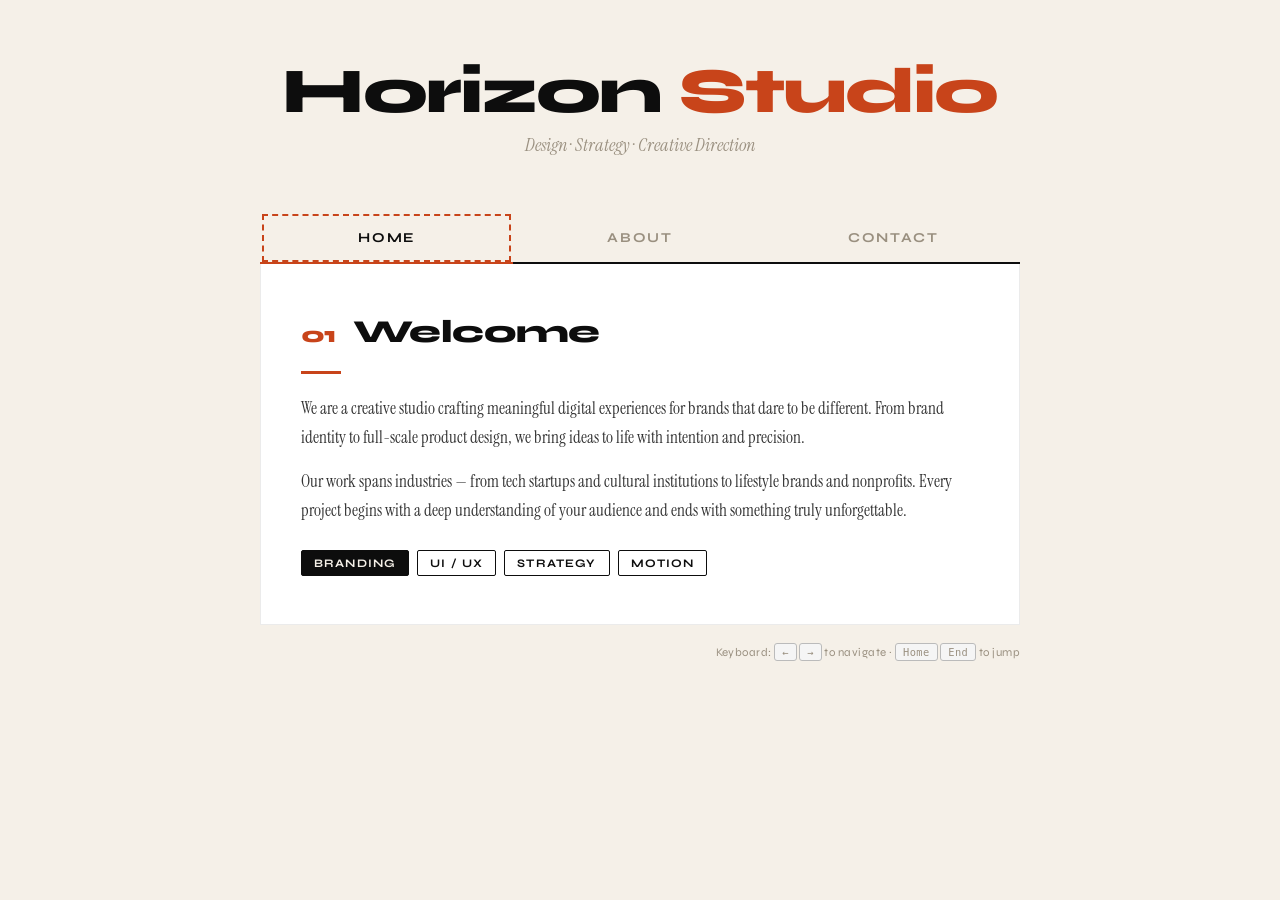
<file: Q10/index.html>
<!DOCTYPE html>
<html lang="en">
<head>
  <meta charset="UTF-8" />
  <meta name="viewport" content="width=device-width, initial-scale=1.0"/>
  <title>Horizon Studio</title>

 
  <link rel="stylesheet" href="styles.css" />
</head>
<body>


  <header class="page-header">
    <h1>Horizon <span>Studio</span></h1>
    <p>Design · Strategy · Creative Direction</p>
  </header>

  <div class="tabs-widget" id="demo-tabs">


    <ul class="tab-list" role="tablist">
      <li>
        <button
          role="tab"
          id="btn-home"
          data-target="#tab-home"
          aria-controls="tab-home"
          aria-selected="false">
          Home
        </button>
      </li>
      <li>
        <button
          role="tab"
          id="btn-about"
          data-target="#tab-about"
          aria-controls="tab-about"
          aria-selected="false">
          About
        </button>
      </li>
      <li>
        <button
          role="tab"
          id="btn-contact"
          data-target="#tab-contact"
          aria-controls="tab-contact"
          aria-selected="false">
          Contact
        </button>
      </li>
    </ul>

 
    <div class="tab-panels">

     
      <div class="tab-panel" id="tab-home" role="tabpanel" aria-labelledby="btn-home">
        <h2><span class="num">01</span> Welcome</h2>
        <div class="divider"></div>
        <p>
          We are a creative studio crafting meaningful digital experiences for brands
          that dare to be different. From brand identity to full-scale product design,
          we bring ideas to life with intention and precision.
        </p>
        <p>
          Our work spans industries — from tech startups and cultural institutions to
          lifestyle brands and nonprofits. Every project begins with a deep understanding
          of your audience and ends with something truly unforgettable.
        </p>
        <div class="tag-row">
          <span class="tag filled">Branding</span>
          <span class="tag">UI / UX</span>
          <span class="tag">Strategy</span>
          <span class="tag">Motion</span>
        </div>
      </div>

    
      <div class="tab-panel" id="tab-about" role="tabpanel" aria-labelledby="btn-about">
        <h2><span class="num">02</span> About Us</h2>
        <div class="divider"></div>
        <p>
          Founded in 2018, Horizon Studio was built on the belief that great design
          is not just how something looks — it's how it works, how it feels, and the
          story it tells. We are a small, focused team of designers, strategists, and
          storytellers based in Lisbon, Portugal.
        </p>
        <p>
          We believe in slow work and fast results. Every decision we make is deliberate.
          We take on a limited number of projects each year so we can give each one the
          full weight of our attention. Quality over volume, always.
        </p>
        <div class="tag-row">
          <span class="tag filled">Est. 2018</span>
          <span class="tag">Lisbon, PT</span>
          <span class="tag">8 People</span>
        </div>
      </div>

    
      <div class="tab-panel" id="tab-contact" role="tabpanel" aria-labelledby="btn-contact">
        <h2><span class="num">03</span> Get in Touch</h2>
        <div class="divider"></div>
        <p>
          Have a project in mind? We'd love to hear about it. Whether you're a startup
          looking to launch or an established brand ready for a refresh, we're here to help
          you figure out the right next step.
        </p>
        <p>
          Reach us at <strong>hello@horizonstudio.co</strong> or fill out the form on our
          website. We typically respond within one business day. We're also happy to jump
          on a quick call to see if we're a good fit before anything else.
        </p>
        <div class="tag-row">
          <span class="tag filled">Let's Talk</span>
          <span class="tag">hello@horizonstudio.co</span>
        </div>
      </div>

    </div>

    <p class="kb-hint">
      Keyboard: <kbd>←</kbd> <kbd>→</kbd> to navigate · <kbd>Home</kbd> <kbd>End</kbd> to jump
    </p>

  </div>

  <script src="https://cdnjs.cloudflare.com/ajax/libs/jquery/3.7.1/jquery.min.js"></script>

  <script src="tabs-plugin.js"></script>

</body>
</html>
</file>
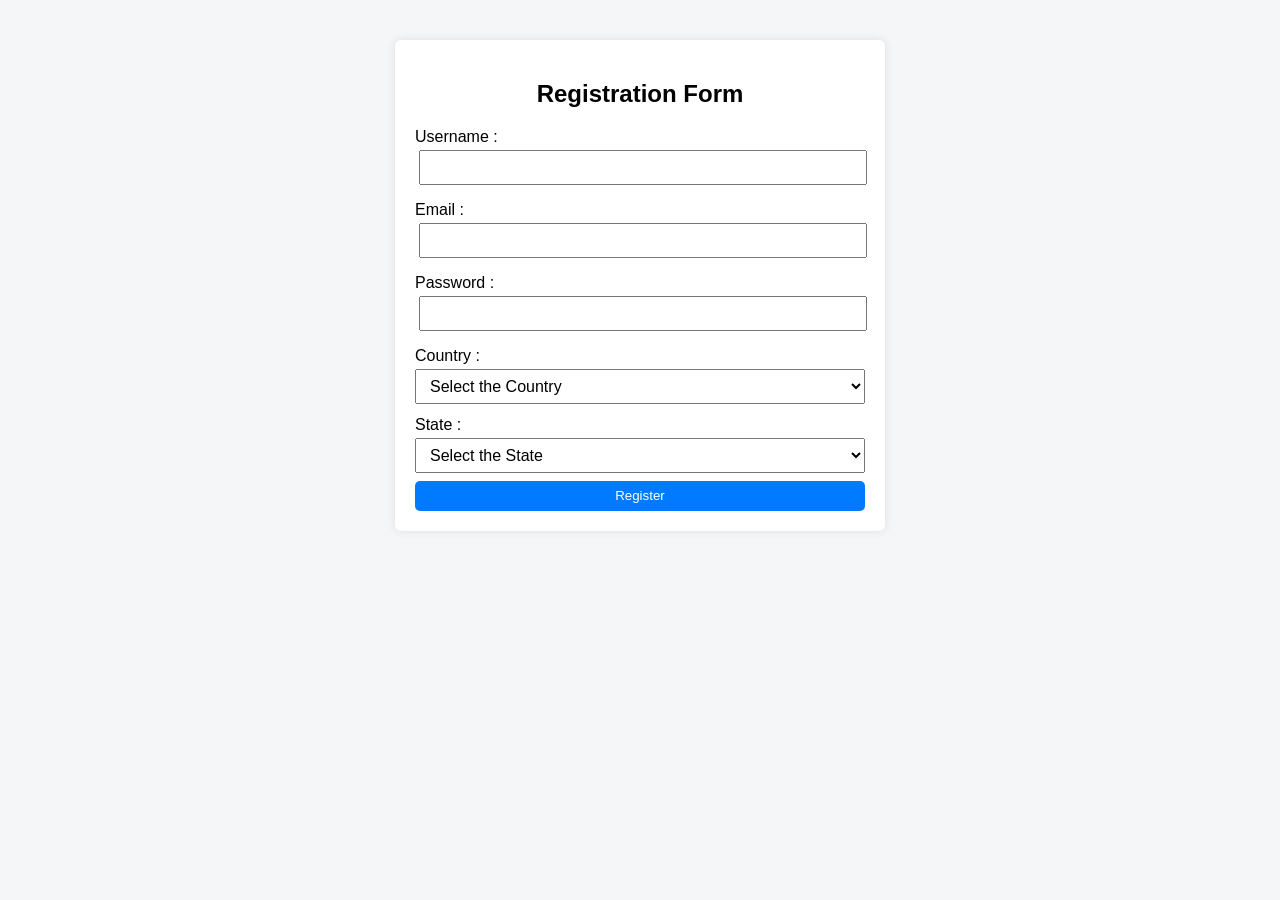
<file: Q9/index.html>
<!doctype html>
<html lang="en">
  <head>
    <meta charset="UTF-8" />
    <meta name="viewport" content="width=device-width, initial-scale=1.0" />
    <title>Document</title>
    <link rel="stylesheet" href="style.css">
  </head>
  <body>
    <div class="container">
      <h2>Registration Form</h2>

      <form action="" id="registration">

        <label for="username">Username : </label>
        <input type="text" id="username" name="username" autocomplete="username"  required/>
        <span class="error" id="usernameError"></span>

        <label for="email">Email : </label>
        <input type="email" name="email" id="email" autocomplete="email" required/>
        <span class="error" id="emailError"></span>

        <label for="password">Password : </label>
        <input type="password" name="password" id="password" autocomplete="new-password" required/>
        <span class="error" id="passwordError"></span>

        <label for="country">Country : </label>
        <select name="country" id="country" class="select" autocomplete="country" required>
            <option value="">Select the Country</option>
        </select>

        <label for="state">State : </label>
        <select name="state" id="state" class="select" autocomplete="stat" required>
            <option value="">Select the State</option>
        </select>

        <button id="register">Register</button>
      </form>

    </div>
    <script src="https://cdnjs.cloudflare.com/ajax/libs/jquery/3.7.1/jquery.min.js" integrity="sha512-v2CJ7UaYy4JwqLDIrZUI/4hqeoQieOmAZNXBeQyjo21dadnwR+8ZaIJVT8EE2iyI61OV8e6M8PP2/4hpQINQ/g==" crossorigin="anonymous" referrerpolicy="no-referrer"></script>
    <script src="index.js"></script>
  </body>
</html>
</file>
<file: Q10/styles.css>
@import url('https://fonts.googleapis.com/css2?family=Syne:wght@400;700;800&family=Instrument+Serif:ital@0;1&display=swap');

/* ── Reset & Variables ── */
*, *::before, *::after {
  box-sizing: border-box;
  margin: 0;
  padding: 0;
}

:root {
  --ink:    #0d0d0d;
  --paper:  #f5f0e8;
  --accent: #c8441a;
  --muted:  #9a9080;
  --tab-h:  52px;
}

/* ── Base ── */
body {
  background: var(--paper);
  color: var(--ink);
  font-family: 'Instrument Serif', Georgia, serif;
  min-height: 100vh;
  display: flex;
  flex-direction: column;
  align-items: center;
  justify-content: flex-start;
  padding: 60px 20px 80px;
}

/* ── Page Header ── */
.page-header {
  text-align: center;
  margin-bottom: 56px;
}
.page-header h1 {
  font-family: 'Syne', sans-serif;
  font-weight: 800;
  font-size: clamp(2.4rem, 5vw, 4rem);
  letter-spacing: -0.03em;
  line-height: 1;
}
.page-header h1 span { color: var(--accent); }
.page-header p {
  font-size: 1.1rem;
  color: var(--muted);
  margin-top: 10px;
  font-style: italic;
}

/* ── Tabs Widget Wrapper ── */
.tabs-widget {
  width: 100%;
  max-width: 760px;
}

/* ── Tab List ── */
.tab-list {
  display: flex;
  list-style: none;
  border-bottom: 2px solid var(--ink);
}

.tab-list li { flex: 1; }

.tab-list button {
  width: 100%;
  height: var(--tab-h);
  background: none;
  border: none;
  border-bottom: 2px solid transparent;
  margin-bottom: -2px;
  font-family: 'Syne', sans-serif;
  font-weight: 700;
  font-size: 0.85rem;
  letter-spacing: 0.12em;
  text-transform: uppercase;
  color: var(--muted);
  cursor: pointer;
  transition: color 0.2s, background 0.2s;
  position: relative;
  outline: none;
}

.tab-list button:hover {
  color: var(--ink);
  background: rgba(0, 0, 0, 0.03);
}

.tab-list button:focus-visible {
  outline: 2px dashed var(--accent);
  outline-offset: -4px;
}

/* Active tab */
.tab-list button.is-active {
  color: var(--ink);
  border-bottom-color: var(--accent);
}
.tab-list button.is-active::after {
  content: '';
  position: absolute;
  bottom: -6px;
  left: 50%;
  transform: translateX(-50%);
  width: 6px;
  height: 6px;
  border-radius: 50%;
  background: var(--accent);
}

/* ── Tab Panels ── */
.tab-panels {
  position: relative;
  overflow: hidden;
}

.tab-panel {
  display: none;
  padding: 48px 40px;
  background: #fff;
  border: 1px solid rgba(0, 0, 0, 0.08);
  border-top: none;
}

/* Panel Typography */
.tab-panel h2 {
  font-family: 'Syne', sans-serif;
  font-weight: 800;
  font-size: 2rem;
  letter-spacing: -0.02em;
  margin-bottom: 16px;
}
.tab-panel h2 .num {
  font-size: 0.7em;
  color: var(--accent);
  margin-right: 8px;
}

.tab-panel p {
  line-height: 1.75;
  font-size: 1.05rem;
  color: #333;
  margin-bottom: 14px;
}
.tab-panel p:last-child { margin-bottom: 0; }

/* Tag row */
.tag-row {
  display: flex;
  flex-wrap: wrap;
  gap: 8px;
  margin-top: 24px;
}
.tag {
  font-family: 'Syne', sans-serif;
  font-size: 0.72rem;
  font-weight: 700;
  letter-spacing: 0.1em;
  text-transform: uppercase;
  padding: 5px 12px;
  border: 1.5px solid var(--ink);
  border-radius: 2px;
}
.tag.filled {
  background: var(--ink);
  color: var(--paper);
}

/* Divider */
.divider {
  width: 40px;
  height: 3px;
  background: var(--accent);
  margin: 20px 0;
}

/* Hash hint */
.hash-hint {
  margin-top: 28px;
  font-family: 'Syne', sans-serif;
  font-size: 0.75rem;
  color: var(--muted);
  letter-spacing: 0.06em;
}
.hash-hint code {
  background: #eee;
  padding: 2px 6px;
  border-radius: 2px;
  font-size: 0.9em;
}

/* Keyboard hint */
.kb-hint {
  margin-top: 18px;
  font-family: 'Syne', sans-serif;
  font-size: 0.72rem;
  color: var(--muted);
  text-align: right;
  letter-spacing: 0.04em;
}
.kb-hint kbd {
  display: inline-block;
  padding: 2px 7px;
  border: 1px solid #bbb;
  border-radius: 3px;
  background: #f5f5f5;
  font-size: 0.9em;
}

/* ── Responsive ── */
@media (max-width: 520px) {
  .tab-panel { padding: 32px 22px; }
}
</file>
<file: Q9/style.css>
body {
  font-family: Arial, sans-serif;
  background: #f4f6f8;
}

.container {
    width: 450px;
    margin: 40px auto;
    padding: 20px;
    background-color: #fff;
    border-radius: 6px;
    box-shadow: 0 0 10px rgba(0, 0, 0, 0.1);
}

label {
    display: block;
    margin-top: 12px;
}

h2 {
    text-align: center;
}

input {
    width: 95%;
    padding: 8px;
    margin: 4px;
}

.error {
    color: red;
    font-size: 13px;
}

.select {
    margin-top: 4px;
    width: 100%;
    height: 35px;        
    font-size: 16px;
    /* font-weight: bold; */
    padding-left: 10px;
}

#register {
    width: 100%; 
     margin-top: 8px;
     height: 30px;
     border-radius: 5px;
     background-color: rgb(28, 28, 255);
      background: #007bff;
  color: white;
  border: none;
  cursor: pointer;
}

#register:hover {
    background: #0056b3;
}
</file>
